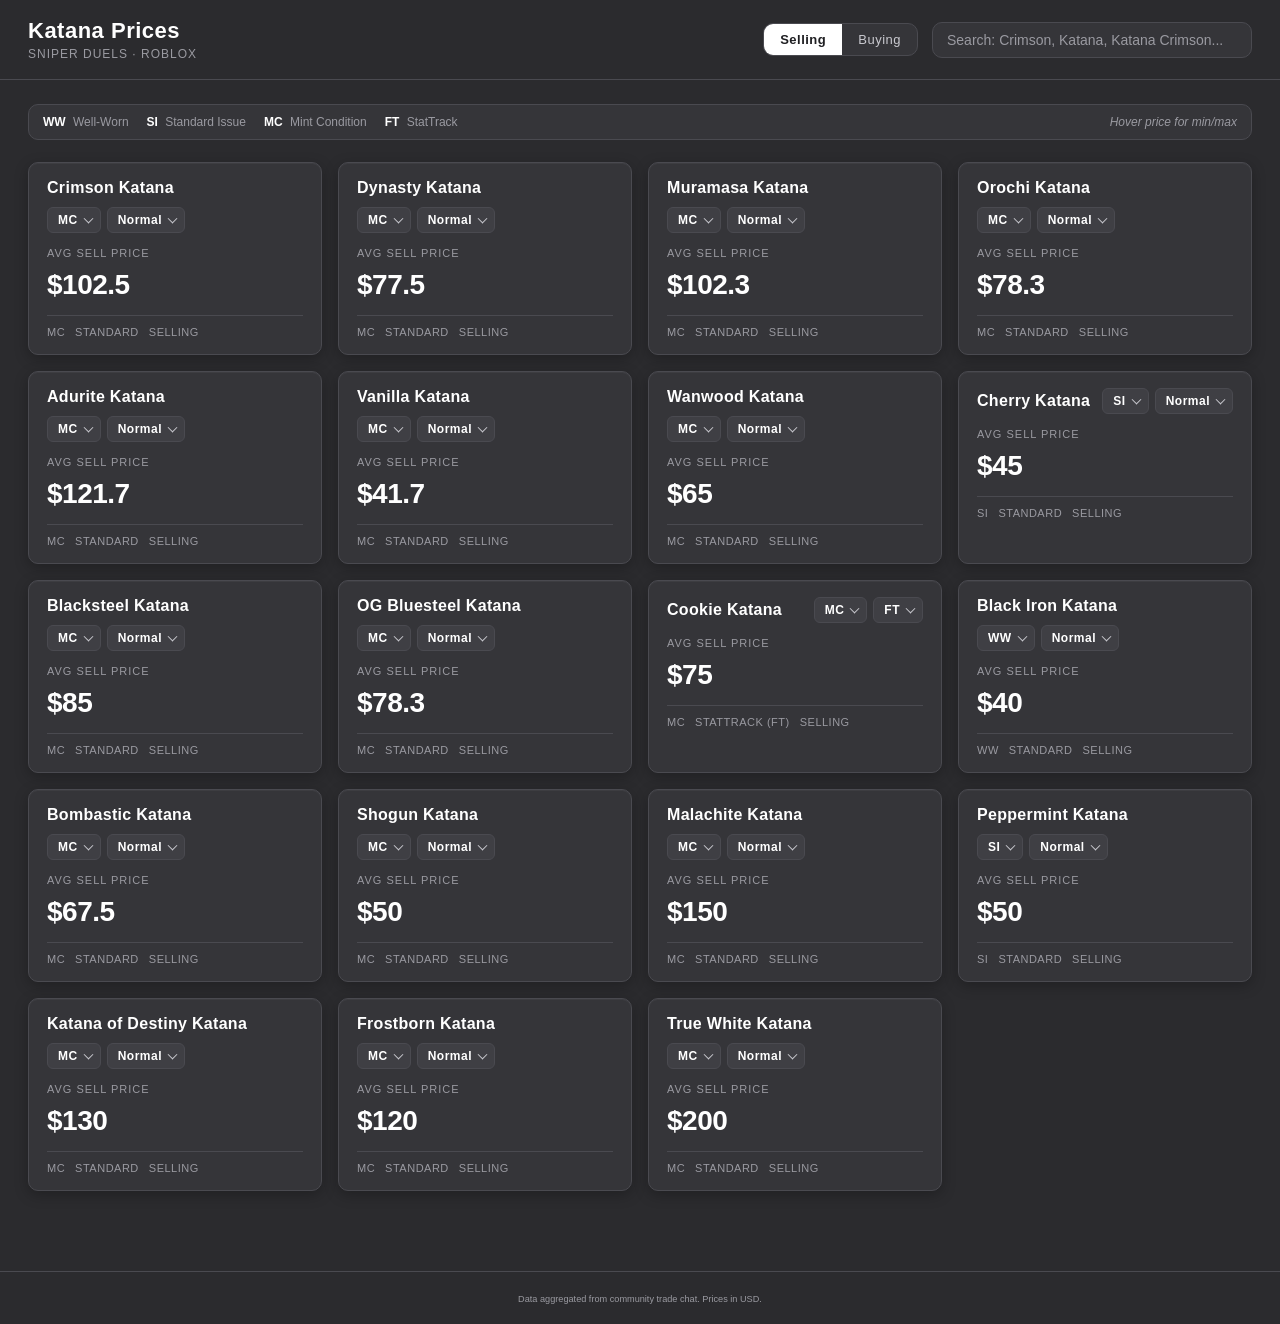
<file: katana-tracker/index.html>
<!DOCTYPE html>
<html lang="ru">
<head>
  <meta charset="UTF-8" />
  <meta name="viewport" content="width=device-width, initial-scale=1.0" />
  <title>Katana Price Tracker — SNIPER DUELS</title>
  <link rel="stylesheet" href="styles.css" />
</head>
<body>
  <header class="topbar">
    <div class="title">
      <h1>Katana Prices</h1>
      <span class="subtitle">SNIPER DUELS · Roblox</span>
    </div>

    <div class="controls">
      <div class="toggle" id="modeToggle" role="tablist" aria-label="Selling or Buying">
        <button class="toggle-btn active" data-mode="sell" role="tab" aria-selected="true">Selling</button>
        <button class="toggle-btn" data-mode="buy" role="tab" aria-selected="false">Buying</button>
      </div>

      <div class="search">
        <input id="searchInput" type="text" placeholder="Search: Crimson, Katana, Katana Crimson..." autocomplete="off" />
      </div>
    </div>
  </header>

  <main>
    <div class="legend">
      <span><b>WW</b> Well-Worn</span>
      <span><b>SI</b> Standard Issue</span>
      <span><b>MC</b> Mint Condition</span>
      <span><b>FT</b> StatTrack</span>
      <span class="hint">Hover price for min/max</span>
    </div>

    <section id="grid" class="grid"></section>

    <p id="emptyState" class="empty" hidden>Ничего не найдено.</p>
  </main>

  <footer>
    <small>Data aggregated from community trade chat. Prices in USD.</small>
  </footer>

  <script src="script.js"></script>
</body>
</html>
</file>
<file: katana-tracker/styles.css>
:root {
  --bg: #2b2b2e;
  --bg-elev: #353539;
  --bg-elev-2: #3f3f44;
  --border: #4a4a50;
  --text: #ffffff;
  --text-dim: #c9c9cf;
  --text-mute: #9a9aa1;
  --accent: #ffffff;
  --radius: 10px;
  --shadow: 0 1px 0 rgba(255,255,255,0.04) inset, 0 4px 14px rgba(0,0,0,0.25);
}

* { box-sizing: border-box; }

html, body {
  margin: 0;
  padding: 0;
  background: var(--bg);
  color: var(--text);
  font-family: -apple-system, BlinkMacSystemFont, "Segoe UI", Roboto, "Helvetica Neue", Arial, sans-serif;
  font-size: 15px;
  -webkit-font-smoothing: antialiased;
}

.topbar {
  position: sticky;
  top: 0;
  z-index: 50;
  background: var(--bg);
  border-bottom: 1px solid var(--border);
  padding: 18px 28px;
  display: flex;
  align-items: center;
  justify-content: space-between;
  gap: 24px;
  flex-wrap: wrap;
}

.title h1 {
  margin: 0;
  font-size: 22px;
  letter-spacing: 0.5px;
  font-weight: 600;
}
.title .subtitle {
  color: var(--text-mute);
  font-size: 12px;
  text-transform: uppercase;
  letter-spacing: 1px;
}

.controls {
  display: flex;
  align-items: center;
  gap: 14px;
  flex-wrap: wrap;
}

.toggle {
  display: inline-flex;
  background: var(--bg-elev);
  border: 1px solid var(--border);
  border-radius: var(--radius);
  overflow: hidden;
}
.toggle-btn {
  background: transparent;
  border: 0;
  padding: 8px 16px;
  color: var(--text-dim);
  font-size: 13px;
  letter-spacing: 0.5px;
  cursor: pointer;
  transition: background 0.15s ease, color 0.15s ease;
}
.toggle-btn:hover { color: var(--text); }
.toggle-btn.active {
  background: var(--text);
  color: #1f1f22;
  font-weight: 600;
}

.search input {
  background: var(--bg-elev);
  border: 1px solid var(--border);
  color: var(--text);
  padding: 9px 14px;
  border-radius: var(--radius);
  font-size: 14px;
  width: 320px;
  outline: none;
  transition: border-color 0.15s ease;
}
.search input::placeholder { color: var(--text-mute); }
.search input:focus { border-color: var(--text); }

main { padding: 24px 28px 80px; max-width: 1400px; margin: 0 auto; }

.legend {
  display: flex;
  gap: 18px;
  flex-wrap: wrap;
  color: var(--text-mute);
  font-size: 12px;
  margin-bottom: 22px;
  padding: 10px 14px;
  background: var(--bg-elev);
  border: 1px solid var(--border);
  border-radius: var(--radius);
}
.legend b { color: var(--text); margin-right: 4px; }
.legend .hint { margin-left: auto; font-style: italic; }

.grid {
  display: grid;
  grid-template-columns: repeat(auto-fill, minmax(280px, 1fr));
  gap: 16px;
}

.card {
  background: var(--bg-elev);
  border: 1px solid var(--border);
  border-radius: var(--radius);
  padding: 16px 18px;
  display: flex;
  flex-direction: column;
  gap: 14px;
  box-shadow: var(--shadow);
  transition: border-color 0.15s ease, transform 0.15s ease;
}
.card:hover { border-color: var(--text-dim); }

.card-head {
  display: flex;
  align-items: center;
  justify-content: space-between;
  gap: 10px;
  flex-wrap: wrap;
}

.card-name {
  font-size: 16px;
  font-weight: 600;
  letter-spacing: 0.3px;
  margin: 0;
}

.card-dropdowns {
  display: flex;
  gap: 6px;
  flex-wrap: wrap;
}

.dropdown {
  position: relative;
  display: inline-block;
}
.dropdown-btn {
  background: var(--bg-elev-2);
  border: 1px solid var(--border);
  color: var(--text);
  padding: 5px 22px 5px 10px;
  border-radius: 6px;
  font-size: 12px;
  letter-spacing: 0.5px;
  cursor: pointer;
  font-weight: 600;
  position: relative;
  transition: background 0.15s ease, border-color 0.15s ease;
}
.dropdown-btn:hover { background: var(--border); }
.dropdown-btn.open { border-color: var(--text); }
.dropdown-btn::after {
  content: "";
  position: absolute;
  right: 8px;
  top: 50%;
  width: 6px;
  height: 6px;
  border-right: 1.5px solid var(--text-dim);
  border-bottom: 1.5px solid var(--text-dim);
  transform: translateY(-70%) rotate(45deg);
}

.dropdown-menu {
  position: absolute;
  top: calc(100% + 4px);
  left: 0;
  min-width: 100%;
  background: var(--bg-elev-2);
  border: 1px solid var(--border);
  border-radius: 6px;
  z-index: 20;
  overflow: hidden;
  box-shadow: 0 8px 24px rgba(0,0,0,0.4);
  display: none;
}
.dropdown-menu.open { display: block; }
.dropdown-item {
  padding: 7px 12px;
  font-size: 12px;
  cursor: pointer;
  color: var(--text-dim);
  white-space: nowrap;
  letter-spacing: 0.5px;
  font-weight: 600;
  transition: background 0.1s ease, color 0.1s ease;
}
.dropdown-item:hover { background: var(--border); color: var(--text); }
.dropdown-item.selected { color: var(--text); background: rgba(255,255,255,0.06); }
.dropdown-item.disabled { color: var(--text-mute); opacity: 0.4; cursor: not-allowed; }
.dropdown-item.disabled:hover { background: transparent; }

.price-row {
  display: flex;
  align-items: baseline;
  gap: 10px;
}
.price-label {
  font-size: 11px;
  color: var(--text-mute);
  text-transform: uppercase;
  letter-spacing: 1px;
}
.price-target {
  font-size: 28px;
  font-weight: 700;
  letter-spacing: -0.5px;
  position: relative;
  cursor: help;
}
.price-target .nodata {
  font-size: 14px;
  color: var(--text-mute);
  font-weight: 400;
  letter-spacing: 0;
}

.tooltip {
  position: absolute;
  bottom: calc(100% + 8px);
  left: 50%;
  transform: translateX(-50%);
  background: #19191b;
  color: var(--text);
  padding: 8px 12px;
  border-radius: 6px;
  font-size: 12px;
  font-weight: 500;
  white-space: nowrap;
  border: 1px solid var(--border);
  opacity: 0;
  pointer-events: none;
  transition: opacity 0.15s ease;
  z-index: 30;
}
.tooltip::after {
  content: "";
  position: absolute;
  top: 100%;
  left: 50%;
  transform: translateX(-50%);
  border: 5px solid transparent;
  border-top-color: #19191b;
}
.price-target:hover .tooltip { opacity: 1; }
.tooltip .row { display: flex; justify-content: space-between; gap: 10px; }
.tooltip .row span:first-child { color: var(--text-mute); }

.meta {
  display: flex;
  gap: 10px;
  font-size: 11px;
  color: var(--text-mute);
  letter-spacing: 0.5px;
  text-transform: uppercase;
  border-top: 1px solid var(--border);
  padding-top: 10px;
}

.empty {
  text-align: center;
  color: var(--text-mute);
  padding: 60px 0;
  font-size: 14px;
}

footer {
  text-align: center;
  padding: 20px;
  color: var(--text-mute);
  font-size: 11px;
  border-top: 1px solid var(--border);
}

@media (max-width: 640px) {
  .topbar { padding: 14px; }
  .search input { width: 100%; }
  main { padding: 18px 14px 60px; }
  .card-head { align-items: flex-start; }
}
</file>
